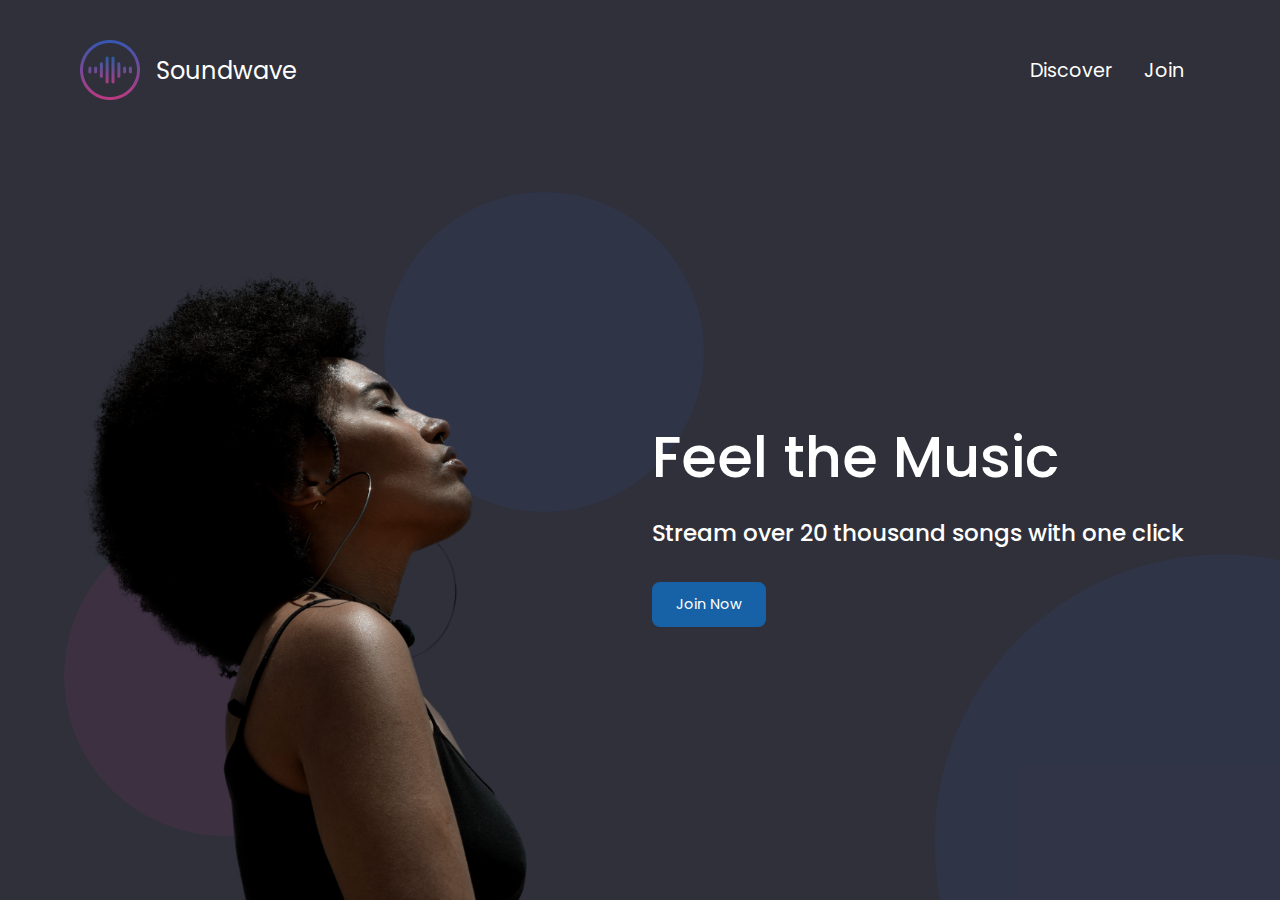
<file: index.html>
<!DOCTYPE html>
<html lang="en">
<head>
    <meta charset="UTF-8">
    <meta http-equiv="X-UA-Compatible" content="IE=edge">
    <meta name="viewport" content="width=device-width, initial-scale=1.0">
    <link rel="stylesheet" href="styles.css">
    <link rel="stylesheet" href="index.css">
    <title>Soundwave</title>
</head>
<body class="container full-height-grow">
    <header class="main-header">
        <a href="/" class="brand-logo"">
            <img src="images/logo.png" alt="">
            <div class="brand-logo-name">Soundwave</div>
        </a>
        <nav class="main-nav">
            <ul>
                <li><a href="discover.html">Discover</a></li>
                <li><a href="join.html">Join</a></li>
            </ul>
        </nav>
        <link rel="stylesheet" href="">
    </header>
    <section class="home-main-section">
        <div class="img-wrapper">
            <div class="lady-image"></div>
        </div>
        <div class="call-to-action">
          <h1 class="title">Feel the Music</h1>
          <span class="subtitle">Stream over 20 thousand songs with one click</span>
        <a href="join.html" class="btn">Join Now</a>
        </div>
    </section>
    <div class="home-page-circle-1"></div>
    <div class="home-page-circle-2"></div>
    <div class="home-page-circle-3"></div>
</body>
</html>
</file>
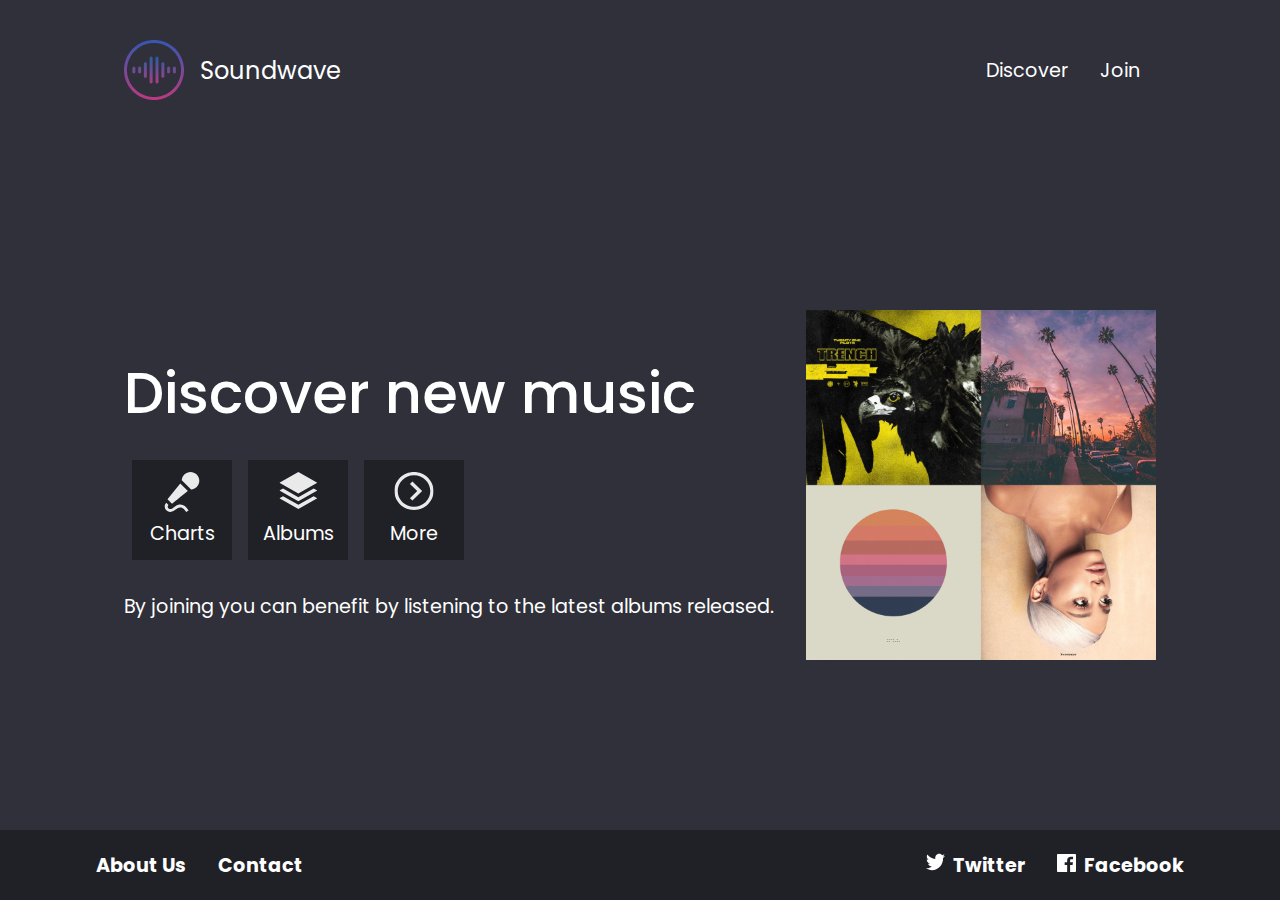
<file: discover.html>
<!DOCTYPE html>
<html lang="en">

<head>
    <meta charset="UTF-8">
    <meta name="viewport" content="width=device-width, initial-scale=1.0">
    <meta http-equiv="X-UA-Compatible" content="ie=edge">
    <link href="styles.css" rel="stylesheet">
    <link href="discover.css" rel="stylesheet">
    <title>Soundwave - Discover</title>
</head>

<body class="full-height-grow">
    <div class="container full-height-grow">
        <header class="main-header">
            <a href="/" class="brand-logo">
                <img src="images/logo.png">
                <div class="brand-logo-name">Soundwave</div>
            </a>
            <nav class="main-nav">
                <ul>
                    <li><a href="discover.html">Discover</a></li>
                    <li><a href="join.html">Join</a></li>
                </ul>
            </nav>
        </header>
        <section class="discover-main-section">
            <div class="call-to-action">
                <h1 class="title">Discover new music</h1>
                <div class="icon-section">
                    <div class="icon">
                        <img src="images/microphone.svg">
                        Charts
                    </div>
                    <div class="icon">
                        <img src="images/albums.svg">
                        Albums
                    </div>
                    <div class="icon">
                        <img src="images/more.svg">
                        More
                    </div>
                </div>
                By joining you can benefit by listening to the latest albums released.
            </div>
            <img class="covers-image" src="images/covers.jpg">
        </section>
    </div>

    <footer class="main-footer">
        <div class="container">
            <nav class="footer-nav">
                <ul>
                    <li><a href="#">About Us</a></li>
                    <li><a href="#">Contact</a></li>
                </ul>
            </nav>
            <nav class="footer-nav">
                <ul>
                    <li>
                        <a href="#" class="social-link">
                            <img src="images/twitter.svg">
                            Twitter
                        </a>
                    </li>
                    <li>
                        <a href="#" class="social-link">
                            <img src="images/facebook.svg">
                            Facebook
                        </a>
                    </li>
                </ul>
            </nav>
        </div>
    </footer>
</body>

</html>
</file>
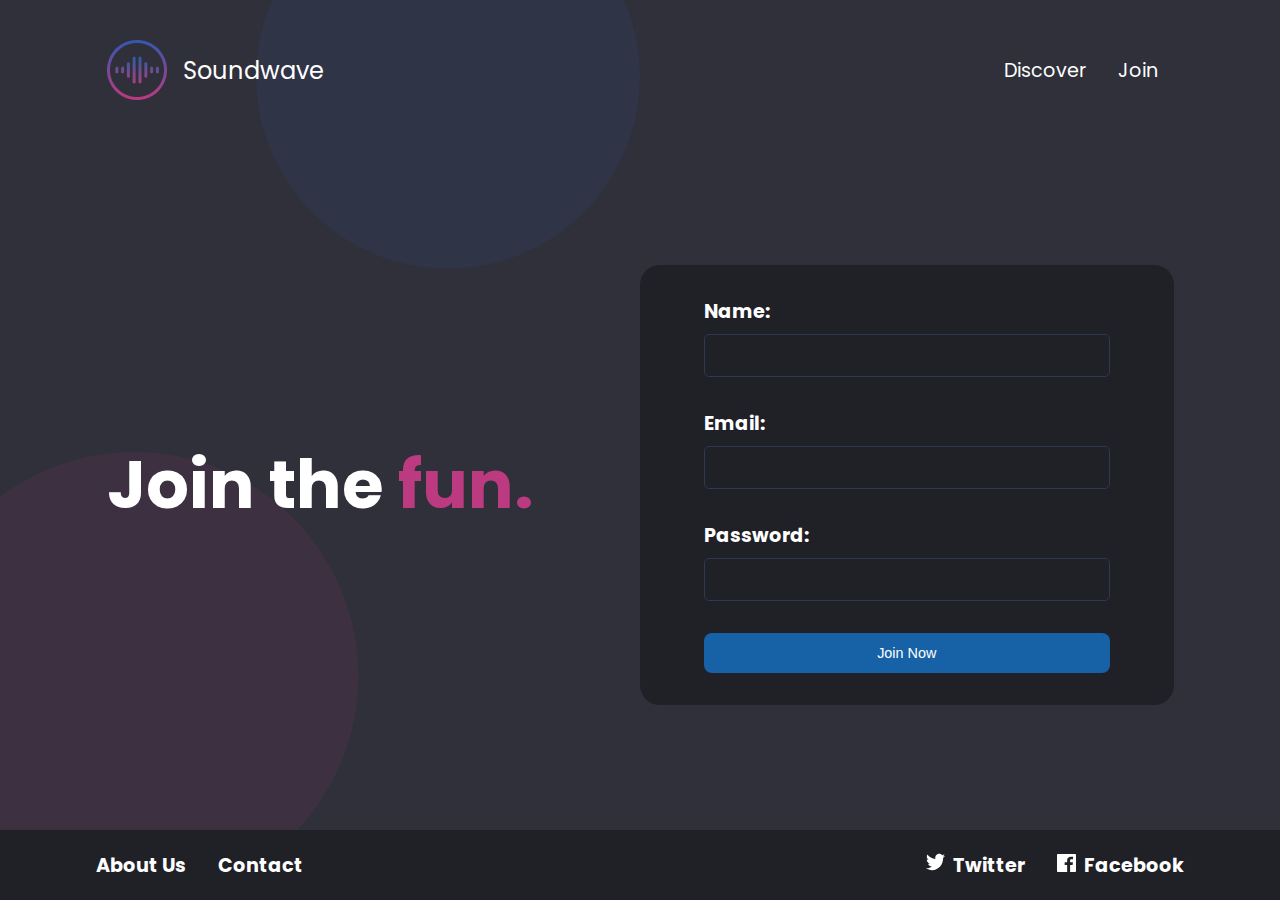
<file: join.html>
<!DOCTYPE html>
<html lang="en">

<head>
    <meta charset="UTF-8">
    <meta name="viewport" content="width=device-width, initial-scale=1.0">
    <meta http-equiv="X-UA-Compatible" content="ie=edge">
    <link href="styles.css" rel="stylesheet">
    <link href="join.css" rel="stylesheet">
    <title>Soundwave - Join</title>
</head>

<body class="full-height-grow">
    <div class="container full-height-grow">
        <header class="main-header">
            <a href="/" class="brand-logo">
                <img src="images/logo.png">
                <div class="brand-logo-name">Soundwave</div>
            </a>
            <nav class="main-nav">
                <ul>
                    <li><a href="discover.html">Discover</a></li>
                    <li><a href="join.html">Join</a></li>
                </ul>
            </nav>
        </header>
        <section class="join-main-section">
            <h1 class="join-text">
                Join the
                <span class="accent-text">fun.</span>
            </h1>
            <form class="join-form">
                <div class="input-group">
                    <label>Name:</label>
                    <input type="text">
                </div>
                <div class="input-group">
                    <label>Email:</label>
                    <input type="email">
                </div>
                <div class="input-group">
                    <label>Password:</label>
                    <input type="password">
                </div>
                <div class="input-group">
                    <button type="submit" class="btn">Join Now</button>
                </div>
            </form>
        </section>
    </div>

    <div class="join-page-circle-1"></div>
    <div class="join-page-circle-2"></div>

    <footer class="main-footer">
        <div class="container">
            <nav class="footer-nav">
                <ul>
                    <li><a href="#">About Us</a></li>
                    <li><a href="#">Contact</a></li>
                </ul>
            </nav>
            <nav class="footer-nav">
                <ul>
                    <li>
                        <a href="#" class="social-link">
                            <img src="images/twitter.svg">
                            Twitter
                        </a>
                    </li>
                    <li>
                        <a href="#" class="social-link">
                            <img src="images/facebook.svg">
                            Facebook
                        </a>
                    </li>
                </ul>
            </nav>
        </div>
    </footer>
</body>

</html>
</file>
<file: styles.css>
@import url('https://fonts.googleapis.com/css?family=Poppins:400,500,700');

*, *::before, *::after {
  box-sizing: border-box;
}

body {
  padding: 0;
  margin: 0;
  background-color: #2F303A;
  font-family: Poppins, sans-serif;
  font-size: 1.2rem;
  color: white;
  min-height: 100vh;
}

.full-height-grow {
  display: flex;
  flex-direction: column;
}

.brand-logo {
  display: flex;
  align-items: center;
  font-size: 1.25em;
  color: inherit;
  text-decoration: none;
}

.brand-logo-name {
  margin-left: 1rem;
}

.main-nav ul, .footer-nav ul {
  display: flex;
  margin: 0;
  padding: 0;
  list-style: none;
}

.main-nav a, .footer-nav a {
  color: inherit;
  text-decoration: none;
  padding: 1rem;
}

.main-nav a:hover, .footer-nav a:hover  {
  color: #adadad;
}

.main-header, .main-footer {
  display: flex;
  justify-content: space-between;
  align-items: center;
}

.main-header {
  height: 140px;
}

.main-footer {
  height: 70px;
  background-color: #202027;
  font-weight: bold;
}

.social-link img {
  width: 1em;
  margin-right: .25rem;
}

.main-footer .container {
  display: flex;
  justify-content: space-between;
}

.container {
  max-width: 1200px;
  margin: 0 auto;
  padding: 0 40px;
  flex-grow: 1;
}

.title {
  font-weight: 500;
  font-size: 3em;
  margin-bottom: 1rem;
  margin-top: 0;
}

.subtitle {
  font-weight: 500;
  font-size: 1.2em;
  margin-bottom: 2rem;
}

.btn {
  color: white;
  background-color: #1762A7;
  padding: .75rem 1.5rem;
  border-radius: .5rem;
  text-decoration: none;
  font-size: .9rem;
  outline: none;
  border: none;
  cursor: pointer;
}

.btn:hover {
  background-color: #2180d8;
}

.btn:focus {
  background-color: #2796ff;
}
</file>
<file: index.css>
.home-main-section {
  display: flex;
  align-items: stretch;
  justify-content: space-between;
  flex-grow: 1;
}

.home-main-section .img-wrapper {
  flex-grow: 1;
  flex-direction: column;
  display: flex;
  align-items: stretch;
  justify-content: flex-end;
}

.home-main-section .lady-image {
  background-image: url(images/landing-page-girl.png);
  flex-grow: 1;
  max-height: 70vh;
  min-width: 30vh;
  background-size: contain;
  background-repeat: no-repeat;
  background-position: bottom left;
}

.home-main-section .call-to-action {
  display: flex;
  flex-direction: column;
  align-items: flex-start;
  margin: 1rem;
  align-self: center;
}

@media (max-width: 900px) {
  .home-main-section .img-wrapper {
    display: none;
  }

  .home-main-section {
    justify-content: center;
  }
}

.home-page-circle-1 {
  position: absolute;
  width: 25vw;
  height: 25vw;
  border-radius: 50%;
  background-color: rgba(188, 58, 128, 0.1);
  bottom: 5vw;
  left: 5vw;
  z-index: -1;
}

.home-page-circle-2 {
  position: absolute;
  width: 25vw;
  height: 25vw;
  border-radius: 50%;
  background-color: rgba(52, 87, 178, 0.1);
  top: 15vw;
  left: 30vw;
  z-index: -1;
}

.home-page-circle-3 {
  position: absolute;
  overflow: hidden;
  width: 45vw;
  height: 45vw;
  bottom: 0vw;
  right: 0vw;
  z-index: -1;
}

.home-page-circle-3::before {
  content: " ";
  transform: translate(40%, 40%);
  position: absolute;
  height: 100%;
  width: 100%;
  border-radius: 50%;
  background-color: rgba(52, 87, 178, 0.1);
}
</file>
<file: discover.css>
.discover-main-section {
  display: flex;
  align-items: center;
  justify-content: space-between;
  flex-grow: 1;
}

.discover-main-section .covers-image {
  width: 30vw;
  margin-left: 2rem;
  height: auto;
  max-width: 350px;
}

.icon-section {
  display: flex;
}

.icon {
  display: flex;
  flex-direction: column;
  justify-content: space-between;
  align-items: center;
  margin: .5rem;
  padding: .75rem;
  width: 100px;
  height: 100px;
  background-color: #202027;
  margin-bottom: 2rem;
}

.icon img {
  width: 40px;
}

@media (max-width: 800px) {
  .discover-main-section {
    flex-direction: column;
    justify-content: center;
  }

  .discover-main-section .covers-image {
    margin-top: 2rem;
    height: 30vh;
    width: auto;
  }
}
</file>
<file: join.css>
.join-main-section {
  display: flex;
  justify-content: space-between;
  align-items: center;
  flex-grow: 1;
}

.join-text {
  font-size: 3.5em;
  font-weight: bold;
  margin: 0;
}

.accent-text {
  color: #BC3A80;
}

.join-form {
  background-color: #202027;
  width: 50vw;
  max-width: 50%;
  padding: 2rem 4rem;
  border-radius: 20px;
}

.input-group {
  margin-bottom: 2rem;
  display: flex;
  flex-direction: column;
}

.input-group:last-child {
  margin-bottom: 0;
}

.input-group label {
  font-weight: bold;
  margin-bottom: .5rem;
}

.input-group input {
  outline: none;
  background: none;
  border: 1px solid #2E3852;
  font-size: 1em;
  padding: .5em;
  color: inherit;
  border-radius: 5px;
}

.input-group input:focus {
  border-color: #596da0;
}

@media (max-width: 900px) {
  .join-main-section {
    flex-direction: column;
    justify-content: center;
  }

  .join-form {
    width: 80vw;
    max-width: inherit;
    margin: 2rem 0;
  }
}

.join-page-circle-1 {
  position: absolute;
  overflow: hidden;
  width: 35vw;
  height: 35vw;
  bottom: 0;
  left: 0;
  z-index: -1;
}

.join-page-circle-1::before {
  content: '';
  transform: translateX(-20%);
  position: absolute;
  height: 100%;
  width: 100%;
  border-radius: 50%;
  background-color: rgb(188, 58, 128, .1);
}

.join-page-circle-2 {
  position: absolute;
  overflow: hidden;
  width: 30vw;
  height: 30vw;
  top: 0;
  left: 20vw;
  z-index: -1;
}

.join-page-circle-2::before {
  content: '';
  transform: translateY(-30%);
  position: absolute;
  height: 100%;
  width: 100%;
  border-radius: 50%;
  background-color: rgb(52, 87, 178, .1);
}
</file>
